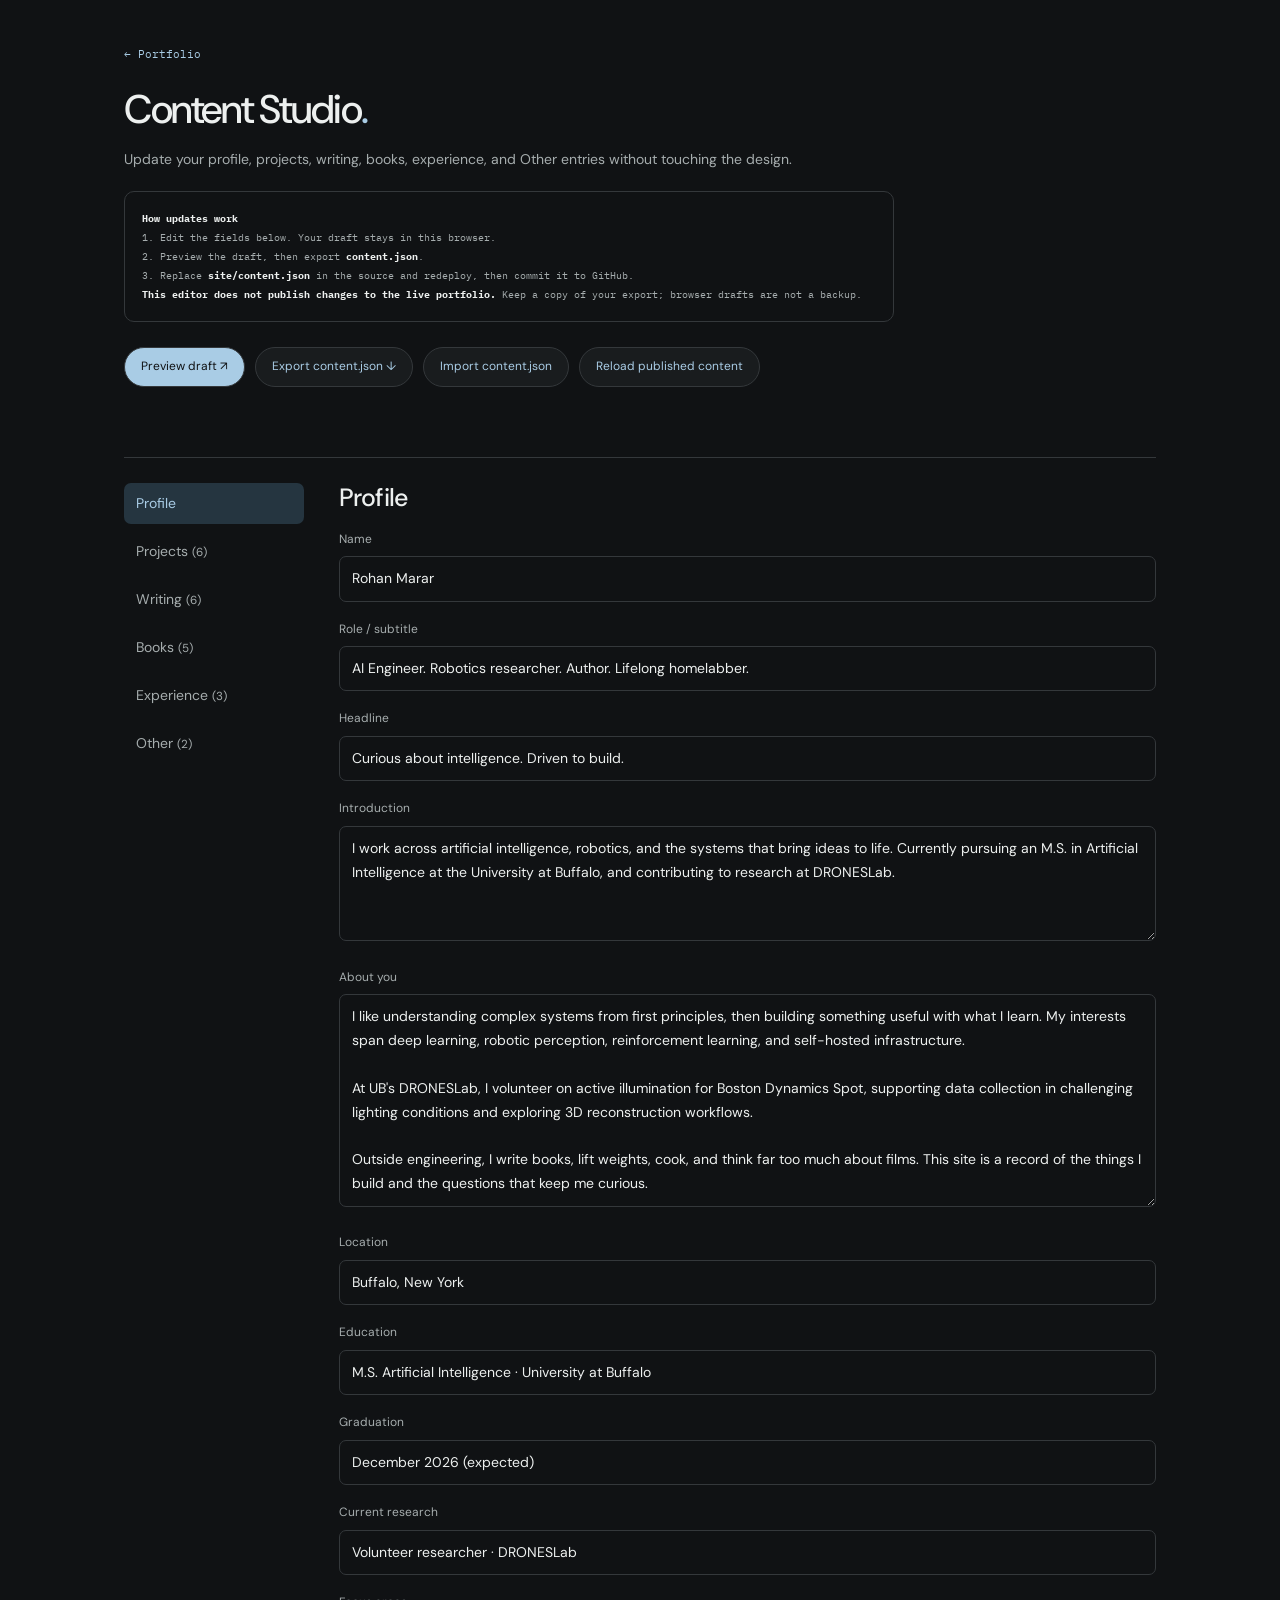
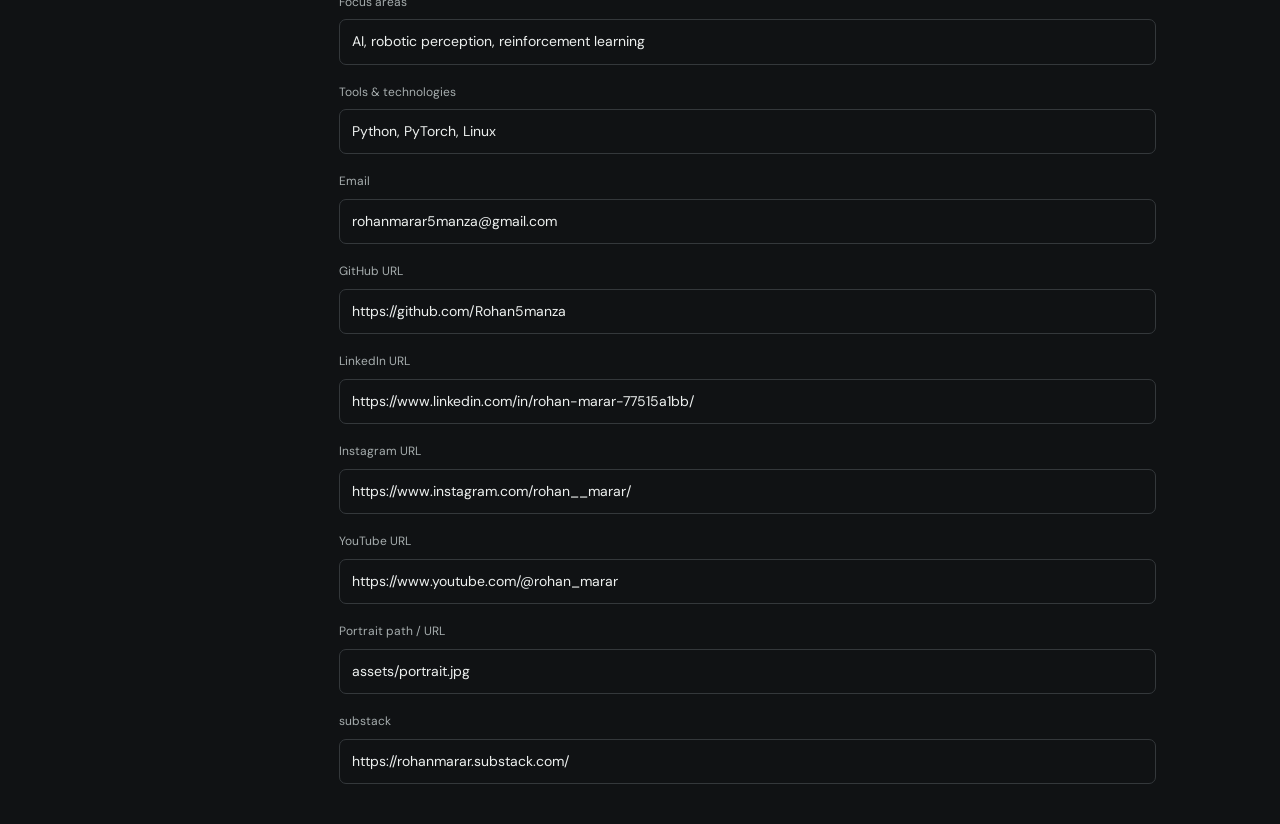
<file: site/studio.html>
<!doctype html>
<html lang="en" data-theme="dark"><head><meta charset="utf-8"><meta name="viewport" content="width=device-width,initial-scale=1"><meta name="robots" content="noindex"><title>Content Studio — Rohan Marar</title><link rel="stylesheet" href="style.css"><style>
.studio{max-width:1080px;margin:0 auto;padding:40px 24px}.studio h1{font-size:40px;margin:20px 0 15px}.studio>p{max-width:770px;font-size:14px}.toolbar{display:flex;gap:10px;flex-wrap:wrap;margin:25px 0}.toolbar button,.toolbar a,.file-label{font-size:12px;padding:9px 16px;border:1px solid var(--line);border-radius:25px;background:var(--surface);color:var(--accent)}.toolbar .primary{background:var(--accent);color:var(--bg)}.file-label{cursor:pointer}.studio-layout{display:grid;grid-template-columns:180px 1fr;gap:35px;border-top:1px solid var(--line);padding-top:25px}.studio-nav{display:flex;flex-direction:column;gap:7px;align-items:start}.studio-nav button{background:transparent;border:0;border-radius:7px;padding:9px 12px;font-size:14px;color:var(--muted);width:100%;text-align:left}.studio-nav .selected{background:var(--accent-bg);color:var(--accent)}.studio-editor label{display:block;font-size:12px;color:var(--muted);margin:18px 0 7px}.studio-editor input:not([type=checkbox]),.studio-editor select,.studio-editor textarea{width:100%;border:1px solid var(--line);border-radius:7px;background:var(--bg);color:var(--text);padding:10px 12px;font-size:14px}.studio-editor textarea{min-height:115px;resize:vertical;line-height:1.7}.studio-editor select{margin-bottom:12px}.record-actions{display:flex;gap:12px;margin:13px 0}.record-actions button{border:1px solid var(--line);border-radius:20px;padding:6px 13px;background:transparent;font-size:11px;color:var(--accent)}.studio-note{font-size:10px!important;border:1px solid var(--line);border-radius:10px;padding:17px;line-height:1.9}.studio-note strong{color:var(--text)}#notice{font-size:12px;color:var(--dot);min-height:25px}.back-link{margin:0}.studio-editor h2{font-size:25px;margin:0 0 14px}.studio-editor .checkbox-label{display:flex;align-items:center;gap:10px}#import{position:absolute;width:1px;height:1px;opacity:0}.danger{color:#ecb2a8!important}.empty{padding:15px 0}@media(max-width:680px){.studio-layout{grid-template-columns:1fr;gap:25px}.studio-nav{flex-direction:row;flex-wrap:wrap}.studio-nav button{width:auto;font-size:12px}.studio h1{font-size:34px}}
</style><script src="studio.js" defer></script></head><body><main class="studio"><a class="back-link" href="index.html#/">← Portfolio</a><h1>Content Studio<span class="name-dot">.</span></h1><p>Update your profile, projects, writing, books, experience, and Other entries without touching the design.</p><p class="studio-note"><strong>How updates work</strong><br>1. Edit the fields below. Your draft stays in this browser.<br>2. Preview the draft, then export <strong>content.json</strong>.<br>3. Replace <strong>site/content.json</strong> in the source and redeploy, then commit it to GitHub.<br><strong>This editor does not publish changes to the live portfolio.</strong> Keep a copy of your export; browser drafts are not a backup.</p><div class="toolbar"><button id="preview" class="primary">Preview draft ↗</button><button id="export">Export content.json ↓</button><label class="file-label" for="import">Import content.json<input id="import" type="file" accept="application/json,.json"></label><button id="reset">Reload published content</button></div><p id="notice" role="status" aria-live="polite"></p><div class="studio-layout"><nav class="studio-nav" aria-label="Content sections"></nav><div class="studio-editor" id="editor"></div></div></main></body></html>
</file>
<file: site/style.css>
@import url('https://fonts.googleapis.com/css2?family=DM+Sans:wght@400;450;500;550;600;650;700&family=IBM+Plex+Mono:wght@400;500&display=swap');
:root{color-scheme:dark;--bg:#101214;--surface:#191c1e;--line:#34383b;--text:#edf0ef;--muted:#a6adae;--subtle:#7e898d;--accent:#a9cce5;--accent-bg:#253540;--dot:#9ebfb0;--grid:#ffffff05;font-family:'DM Sans',Arial,sans-serif;font-synthesis:none}
[data-theme=light]{color-scheme:light;--bg:#e9eae6;--surface:#f7f8f4;--line:#d0d5d1;--text:#222c31;--muted:#526065;--subtle:#626d70;--accent:#285c7b;--accent-bg:#e0edf5;--dot:#39785d;--grid:#102c3008}
*{box-sizing:border-box}html{scroll-behavior:smooth}body{margin:0;background:var(--bg);color:var(--text);font-size:16px;line-height:1.65}a{color:inherit;text-decoration:none}button,input,textarea,select{font:inherit}button,a{-webkit-tap-highlight-color:transparent}a,button{touch-action:manipulation}button{cursor:pointer}button:disabled{cursor:default}a:focus-visible,button:focus-visible,input:focus-visible,select:focus-visible,textarea:focus-visible{outline:2px solid var(--accent);outline-offset:5px}button{color:inherit}img{max-width:100%;display:block}p{color:var(--muted);margin:0 0 20px}h1,h2,h3{line-height:1.16;font-weight:500;letter-spacing:-.035em;margin:0}h1{font-size:clamp(42px,5.3vw,72px)}h2{font-size:29px}main:focus{outline:none}.shell{max-width:1536px;min-height:calc(100vh - 28px);margin:14px auto;background:radial-gradient(var(--grid) .8px,transparent .8px) 0 0/22px 22px,var(--surface);border:1px solid var(--line);border-radius:28px;padding:28px clamp(28px,6.8vw,106px) 0}.header{display:flex;align-items:center;gap:28px;border:1px solid var(--line);border-radius:40px;padding:8px 11px 8px 21px;background:var(--surface)}.brand{display:flex;align-items:center;gap:12px;white-space:nowrap}.brand-mark{width:30px;height:35px;object-fit:contain;flex-shrink:0}.brand-name{font-size:14px;letter-spacing:-.015em}.header nav{margin-left:auto;display:flex;gap:4px;align-items:center}.header nav a{font-family:'IBM Plex Mono',monospace;color:var(--muted);font-size:12px;padding:8px 14px;border-radius:24px;transition:color .2s,background .2s}.header nav a:hover{color:var(--text);background:var(--accent-bg)}.header nav a.active-nav{background:var(--accent);color:#132733}.theme-button{border:0;border-left:1px solid var(--line);background:transparent;font-size:23px;line-height:1;padding:7px 12px 7px 16px;color:var(--muted)}main{min-height:65vh}.hero{display:grid;grid-template-columns:1fr 204px;gap:70px;align-items:center;padding:80px 0 65px}.eyebrow,.section-label,.index,.specs,.profile-facts,.writing-date,.status,.filter-bar,.back-link,.portrait figcaption,.footer-right,.copy-button,.studio-note{font-family:'IBM Plex Mono',monospace}.eyebrow{font-size:11px;line-height:1.7;letter-spacing:.055em;color:var(--subtle);text-transform:uppercase}.eyebrow span{margin:0 6px}.eyebrow .small-dot{margin:0 8px 0 0}.hero-kicker{margin-bottom:17px}.small-dot{width:6px;height:6px;background:var(--dot);display:inline-block;border-radius:50%;vertical-align:middle}.hero h1{font-size:clamp(46px,5.5vw,76px);letter-spacing:-.045em;margin-bottom:12px}.name-dot{color:var(--accent)}.hero-role{font-size:21px;margin-bottom:18px;color:var(--text);line-height:1.4}.hero-intro{max-width:665px;font-size:16px;line-height:1.8}.socials{display:flex;gap:25px;flex-wrap:wrap;margin-top:25px}.socials a{font-size:13px;color:var(--accent)}.socials a:hover,.text-link:hover{color:var(--text)}.portrait{margin:0;align-self:start;padding-top:13px}.portrait img{width:204px;height:230px;object-fit:cover;object-position:center 24%;border-radius:14px;filter:saturate(.55);border:1px solid var(--line)}.portrait figcaption{display:flex;align-items:center;gap:8px;font-size:10px;color:var(--muted);margin-top:12px}.section-label{display:flex;justify-content:space-between;gap:15px;border-top:1px solid var(--line);border-bottom:1px solid var(--line);padding:7px 0;line-height:1.4;text-transform:uppercase;letter-spacing:.06em;font-size:10px;color:var(--subtle)}.overview-grid{display:grid;grid-template-columns:1fr 1fr;gap:70px;padding:30px 0 60px}.overview h2{font-size:28px;max-width:400px;margin-bottom:18px}.overview p{font-size:15px;max-width:460px}.text-link{color:var(--accent);font-size:13px;display:inline-flex;gap:12px;align-items:center}.profile-facts,.specs{margin:0;font-size:11px;line-height:1.7}.profile-facts>div,.specs>div{display:grid;grid-template-columns:95px 1fr;gap:15px;border-bottom:1px dashed var(--line);padding:10px 0}.profile-facts dt,.specs dt{color:var(--subtle);text-transform:uppercase;font-size:10px}.profile-facts dd,.specs dd{margin:0;color:var(--muted)}.section-heading{display:flex;justify-content:space-between;align-items:center;gap:20px;padding:28px 0 10px}.section-heading h2{font-size:30px}.project-row{display:grid;grid-template-columns:46px minmax(0,1fr) minmax(0,.9fr);gap:28px;border-bottom:1px solid var(--line);padding:36px 0 40px}.project-row.compact{grid-template-columns:46px 1fr;padding:28px 0}.index{font-size:11px;color:var(--subtle);padding-top:3px;line-height:1.6}.project-copy h2{font-size:27px;margin:8px 0 15px;letter-spacing:-.025em}.arrow{color:var(--subtle);font-size:21px;display:inline-block;margin-left:10px;transition:transform .2s}.project-copy a:hover .arrow{transform:translate(2px,-2px);color:var(--accent)}.project-copy p{font-size:15px;max-width:620px;line-height:1.8}.row-bottom{display:flex;align-items:center;justify-content:space-between;gap:15px;margin-top:20px}.compact .row-bottom{max-width:810px}.status{font-size:10px;text-transform:uppercase;color:var(--subtle);letter-spacing:.02em;display:inline-flex;align-items:center;gap:7px}.status i{width:5px;height:5px;background:var(--subtle);border-radius:50%}.status.active{color:var(--dot)}.status.active i{background:var(--dot)}.project-image{display:block;border:1px solid var(--line);border-radius:10px;overflow:hidden;margin:3px 0 16px;background:var(--bg)}.project-image img{height:190px;width:100%;object-fit:cover;transition:transform .3s}.project-image:hover img{transform:scale(1.025)}.project-side .specs>div{grid-template-columns:86px 1fr}.home-writing{padding-top:65px}.writing-row{display:grid;grid-template-columns:135px 1fr 30px;gap:24px;padding:28px 0;border-bottom:1px solid var(--line)}.writing-date{font-size:10px;color:var(--subtle);padding-top:3px}.writing-row h2{font-size:22px;letter-spacing:-.02em;margin:5px 0 9px}.writing-row h2 a>span{display:none}.writing-row h2 a:hover{color:var(--accent)}.writing-row p{margin:0;font-size:14px;max-width:710px}.writing-arrow{font-size:22px;color:var(--accent)}.end-note{padding:65px 0 70px}.end-note h2{font-size:32px;margin:15px 0 22px;line-height:1.3}.end-note.small{padding:36px 0 60px}.end-note.small p{font-size:13px;margin-top:12px}footer{border-top:1px solid var(--line);padding:24px 0 28px;display:flex;justify-content:space-between;gap:20px;font-size:11px;color:var(--subtle)}footer>div{display:flex;align-items:center;gap:20px}.footer-name{color:var(--text);font-size:12px}.footer-right{gap:24px;font-size:10px}.footer-right a{color:var(--accent)}.skip{position:absolute;left:24px;top:-80px;padding:10px 20px;border-radius:5px;background:var(--accent);color:#142d38;z-index:10}.skip:focus{top:10px}.page-intro{padding:62px 0 45px}.page-intro .eyebrow{display:block;margin-bottom:16px}.page-intro h1{margin-bottom:20px;max-width:1000px}.page-intro p{font-size:18px;max-width:700px;line-height:1.7;margin-bottom:0}.filter-bar{display:flex;gap:8px;align-items:center;margin-bottom:26px;font-size:10px}.filter{border:1px solid var(--line);border-radius:30px;padding:7px 15px;background:transparent;color:var(--muted)}.filter:hover{border-color:var(--accent)}.filter.selected{background:var(--accent-bg);color:var(--accent);border-color:var(--accent)}#result-count{margin-left:auto;color:var(--subtle)}.back-link{color:var(--accent);font-size:11px;display:inline-block;margin-top:42px}.detail-intro{padding-top:35px}.detail-intro h1{font-size:clamp(37px,4.5vw,60px)}.detail-intro .status{margin-top:24px}.detail-layout,.about-layout{display:grid;grid-template-columns:1.55fr 1fr;gap:60px;padding-bottom:32px}.prose p{font-size:16px;line-height:1.9;margin-bottom:24px}.prose .section-label{margin:25px 0}.detail-image{width:100%;max-height:390px;object-fit:contain;border:1px solid var(--line);border-radius:12px;background:var(--bg);margin-bottom:35px}.aside-note{font-size:12px;margin-top:25px;line-height:1.8}.pill-link{display:inline-block;background:var(--accent-bg);color:var(--accent);border:1px solid var(--line);padding:9px 18px;border-radius:30px;font-size:13px;margin-top:10px}.books-grid{display:grid;grid-template-columns:repeat(4,1fr);gap:30px;padding:38px 0 70px}.book-cover{height:290px;display:flex;justify-content:center;align-items:center;margin-bottom:23px;background:var(--bg);border-radius:8px;border:1px solid var(--line);overflow:hidden;padding:17px}.book-cover img{height:100%;width:auto;max-width:100%;object-fit:contain;box-shadow:6px 5px 12px #0005;transition:transform .25s}.book-cover:hover img{transform:translateY(-4px)}.book .eyebrow{font-size:9px}.book h2{font-size:23px;line-height:1.3;margin:10px 0 14px}.book p{font-size:13px;line-height:1.8}.book .text-link{font-size:12px}.about-layout{padding-bottom:55px}.experience-row{display:grid;grid-template-columns:190px 1fr;gap:25px;padding:30px 0;border-bottom:1px solid var(--line)}.experience-row h2{font-size:25px;margin-bottom:12px}.experience-row p{margin-top:13px;margin-bottom:0;font-size:15px}.contact-intro{padding-bottom:60px}.contact-intro h1{font-size:clamp(43px,5vw,67px);line-height:1.15}.contact-intro p{max-width:600px;margin-bottom:30px}.email-link{font-size:clamp(16px,2vw,25px);color:var(--accent);display:inline-block;margin-right:20px;overflow-wrap:anywhere}.copy-button{border:1px solid var(--line);border-radius:30px;padding:7px 14px;background:transparent;font-size:10px;color:var(--muted)}#copy-status{display:block;color:var(--dot);font-size:12px;min-height:23px;margin-top:8px}.contact-links{display:grid;grid-template-columns:1fr 1fr;gap:0 45px;padding:10px 0 70px}.contact-links>a{display:flex;justify-content:space-between;align-items:center;padding:26px 0;border-bottom:1px solid var(--line);font-size:23px;color:var(--accent)}.contact-links strong{color:var(--text);font-size:22px;font-weight:500}.contact-links small{display:block;color:var(--muted);font-size:13px;margin-top:6px}.muted{color:var(--muted)}.loading{padding:80px 0}
@media(min-width:1550px){.shell{margin:22px auto}}
@media(max-width:1100px){.shell{padding-left:40px;padding-right:40px}.header{gap:12px}.brand-name{display:none}.header nav a{padding:8px 13px}.hero{gap:40px}.overview-grid{gap:40px}.books-grid{grid-template-columns:repeat(2,1fr);gap:40px}.book-cover{height:340px}.project-row{gap:20px;grid-template-columns:30px minmax(0,1fr) minmax(0,.9fr)}.project-copy h2{font-size:24px}}
@media(max-width:760px){.shell{margin:0;border:0;border-radius:0;padding:20px 23px 0;min-height:100vh}.header{border-radius:18px;flex-wrap:wrap;padding:10px 12px;gap:5px;position:relative}.brand{padding-left:5px}.brand-name{display:block}.header nav{order:3;margin:6px 0 0;justify-content:space-between;width:100%;gap:0;border-top:1px solid var(--line);padding-top:9px}.header nav a{font-size:10px;padding:7px 9px}.theme-button{margin-left:auto;border:0;padding:7px 9px}.hero{padding:44px 0 40px;grid-template-columns:1fr;gap:24px}.hero-copy{order:2}.portrait{order:1;display:flex;align-items:center;gap:17px;padding:0}.portrait img{width:75px;height:85px;border-radius:10px}.portrait figcaption{margin:0;font-size:10px;max-width:130px}.hero h1{font-size:50px}.hero-role{font-size:18px}.hero-intro{font-size:15px}.hero-kicker{margin-bottom:12px;font-size:10px}.overview-grid{grid-template-columns:1fr;gap:27px;padding-bottom:40px}.overview h2{font-size:27px}.profile-facts>div{grid-template-columns:90px 1fr}.section-label{font-size:8px;letter-spacing:.03em}.section-heading{align-items:end;padding-top:23px}.section-heading h2{font-size:26px;max-width:220px}.section-heading .text-link{font-size:11px;white-space:nowrap}.project-row,.project-row.compact{grid-template-columns:25px 1fr;gap:13px;padding:26px 0}.project-side{grid-column:2}.project-image img{height:220px}.project-copy h2{font-size:24px}.project-copy p{font-size:14px}.row-bottom{gap:8px}.row-bottom .text-link{font-size:11px}.home-writing{padding-top:40px}.writing-row{grid-template-columns:1fr 20px;gap:8px;padding:24px 0}.writing-date{grid-column:1/-1}.writing-row h2{font-size:22px}.writing-arrow{padding-top:25px}.end-note{padding:40px 0 45px}.end-note h2{font-size:27px}footer{font-size:10px;gap:20px;align-items:start}footer>div{display:flex;flex-direction:column;align-items:start;gap:7px}footer>.footer-right{align-items:end;white-space:nowrap}.page-intro{padding:43px 0 32px}.page-intro h1{font-size:47px}.page-intro p{font-size:16px}.filter-bar{flex-wrap:wrap;gap:6px}.filter{padding:6px 11px;font-size:10px}#result-count{font-size:9px}.detail-layout,.about-layout{grid-template-columns:1fr;gap:30px}.detail-intro h1{font-size:40px}.back-link{margin-top:30px}.detail-intro{padding-top:25px}.prose p{font-size:15px}.books-grid{gap:27px 20px;padding-top:26px}.book-cover{height:230px;padding:12px;margin-bottom:18px}.book h2{font-size:21px}.book .eyebrow{font-size:8px}.book p{font-size:12px}.experience-row{grid-template-columns:1fr;gap:12px}.experience-row h2{font-size:24px}.contact-links{grid-template-columns:1fr;gap:0;padding-bottom:45px}.contact-intro h1{font-size:43px}.email-link{font-size:16px;margin-bottom:16px}.socials{gap:23px}.contact-intro{padding-bottom:35px}}
@media(max-width:390px){.shell{padding-left:17px;padding-right:17px}.header nav a{padding:6px 7px;font-size:9px}.hero h1{font-size:44px}.book-cover{height:200px}.row-bottom{flex-wrap:wrap}#result-count{width:100%;margin-left:0}.section-heading h2{font-size:23px}}
@media(prefers-reduced-motion:reduce){html{scroll-behavior:auto}*{transition:none!important}}
.draft-banner{padding:12px 0;font-size:11px;color:var(--accent);border-bottom:1px solid var(--line);display:flex;justify-content:space-between;gap:20px}
.substack-connection{display:flex;justify-content:space-between;align-items:center;gap:35px;padding:28px 30px;border:1px solid var(--line);border-radius:14px;margin-bottom:30px;background:var(--bg)}.substack-connection h2{font-size:27px;margin:10px 0 12px}.substack-connection p{font-size:14px;max-width:620px;margin-bottom:14px}.substack-symbol{color:var(--accent);font-size:30px;margin-left:8px}.substack-actions{display:flex;flex-direction:column;align-items:center;gap:14px;flex-shrink:0}.substack-actions .pill-link{white-space:nowrap}.feed-status{color:var(--subtle);font-family:'IBM Plex Mono',monospace;font-size:10px;line-height:1.8;display:block}.writing-filters{margin-top:25px}#writing-count{margin-left:auto;color:var(--subtle);font-size:10px}.source-badge{display:block;border:1px solid var(--line);border-radius:20px;width:max-content;padding:2px 8px;font-size:8px;margin-top:10px}.writing-row:has(.writing-thumbnail){grid-template-columns:135px 1fr 100px}.writing-thumbnail{display:block;align-self:center;border-radius:8px;overflow:hidden;border:1px solid var(--line)}.writing-thumbnail img{height:72px;width:100px;object-fit:cover}.article-intro{max-width:940px;margin:auto;padding-bottom:30px}.article-intro h1{font-size:clamp(32px,4.2vw,56px);line-height:1.15}.article-byline{font-size:12px;color:var(--subtle);margin-top:22px}.article-body{max-width:780px;margin:0 auto 60px}.article-body.prose p{font-size:17px;line-height:1.9}.article-body h1,.article-body h2,.article-body h3{margin:38px 0 20px;font-size:30px;line-height:1.25}.article-body h3{font-size:25px}.article-body a{color:var(--accent);text-decoration:underline;text-underline-offset:4px;overflow-wrap:anywhere}.article-body img{max-height:850px;object-fit:contain;width:auto;max-width:100%;border-radius:9px;margin:25px auto}.article-body figure{margin:30px 0}.article-body figure img{margin-bottom:12px}.article-body figcaption{text-align:center;font-size:12px;color:var(--subtle)}.article-body blockquote{border-left:2px solid var(--accent);padding-left:24px;margin:25px 0;color:var(--muted)}.article-body pre{overflow:auto;max-width:100%;background:var(--bg);border:1px solid var(--line);padding:20px;border-radius:8px}.article-body ul,.article-body ol{color:var(--muted);padding-left:25px}.article-body li{margin:10px 0}.article-body iframe{display:block;width:100%;max-width:100%;min-height:420px;border:1px solid var(--line);border-radius:8px;margin:26px 0}.article-body iframe[src*='youtube']{aspect-ratio:16/9;min-height:0;height:auto}.article-cover{width:100%!important;max-height:510px!important;object-fit:cover!important}.article-original{border-top:1px solid var(--line);padding-top:25px;margin-top:40px}.other-entry{display:grid;grid-template-columns:1.4fr .85fr;gap:65px;padding:40px 0;border-bottom:1px solid var(--line)}.other-entry h2{font-size:38px;margin:12px 0 16px}.other-entry p{font-size:15px;line-height:1.85}.other-role{font-size:17px;color:var(--text);margin-bottom:4px}.other-org{font-size:12px!important;color:var(--subtle)}.other-entry aside img{width:100%;border:1px solid var(--line);border-radius:10px;margin-bottom:20px}.other-entry aside{padding-top:18px}.community-mark{min-height:250px;border:1px solid var(--line);border-radius:12px;display:flex;flex-direction:column;align-items:center;justify-content:center;background:var(--bg);gap:16px}.community-mark>span{font-family:'IBM Plex Mono',monospace;color:var(--accent);font-size:45px}.community-mark strong{font-size:29px;font-weight:500}.community-mark small{font-size:11px;color:var(--subtle)}.other-entries{padding-bottom:60px}
@media(max-width:760px){.header nav a{font-size:9px;padding:7px 7px}.substack-connection{display:block;padding:23px 21px}.substack-connection h2{font-size:24px}.substack-actions{flex-direction:row;align-items:center;justify-content:start;gap:15px;margin-top:15px}.substack-actions .pill-link{font-size:11px}.substack-actions .copy-button{font-size:9px}.writing-row:has(.writing-thumbnail){grid-template-columns:1fr 70px;gap:10px}.writing-thumbnail img{width:70px;height:64px}.writing-thumbnail{align-self:start;margin-top:17px}.source-badge{display:inline-block;margin:0 0 0 10px;vertical-align:middle}.article-body.prose p{font-size:15px}.article-intro h1{font-size:34px}.article-body iframe{min-height:350px}.article-body iframe[src*='youtube']{min-height:0}.article-body figure{margin:24px 0}.other-entry{grid-template-columns:1fr;gap:20px;padding:30px 0}.other-entry h2{font-size:32px}.other-entry aside{padding:0}.community-mark{min-height:180px}.other-entry p{font-size:14px}}
@media(max-width:390px){.header nav a{font-size:9px;padding:6px 5px}#writing-count{width:100%;margin-left:0}.substack-actions{flex-wrap:wrap}.article-intro h1{font-size:30px}}
</file>
